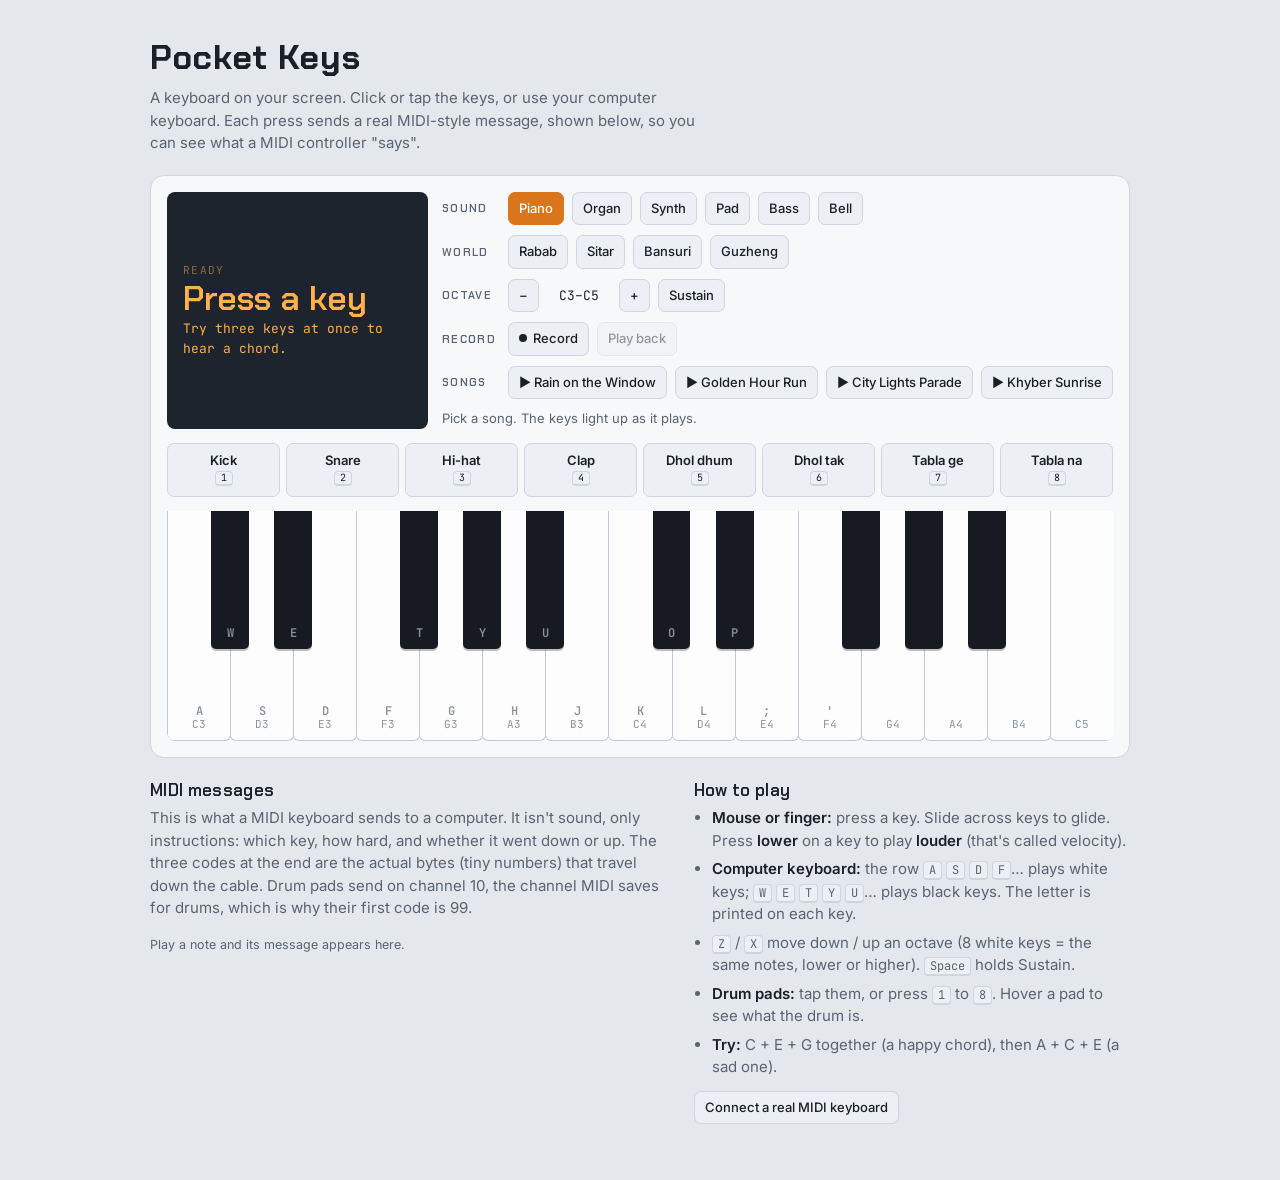
<file: pocket-keys/index.html>
<!doctype html>
<html lang="en">
<head>
  <meta charset="utf-8">
  <meta name="viewport" content="width=device-width, initial-scale=1, viewport-fit=cover">
  <title>Pocket Keys</title>
  <link rel="preconnect" href="https://fonts.googleapis.com">
  <link rel="stylesheet" href="https://fonts.googleapis.com/css2?family=Chakra+Petch:wght@500;600;700&family=Inter:wght@400;500;600&family=JetBrains+Mono:wght@400;600&display=swap">
  <link rel="stylesheet" href="style.css">
</head>
<body>
<div class="wrap">
  <header>
    <h1>Pocket Keys</h1>
    <p>A keyboard on your screen. Click or tap the keys, or use your computer keyboard. Each press sends a real MIDI-style message, shown below, so you can see what a MIDI controller "says".</p>
  </header>

  <section class="panel" aria-label="Instrument">
    <div class="top">
      <div class="screen" aria-live="polite">
        <span class="lbl" id="scrLbl">Ready</span>
        <span class="big" id="scrBig">Press a key</span>
        <span class="sub" id="scrSub">Try three keys at once to hear a chord.</span>
      </div>
      <div class="controls">
        <div class="row" role="group" aria-label="Sound">
          <span class="ctl-label">Sound</span>
          <div class="row" id="sounds"></div>
        </div>
        <div class="row" role="group" aria-label="World sounds">
          <span class="ctl-label">World</span>
          <div class="row" id="worldSounds"></div>
        </div>
        <div class="row">
          <span class="ctl-label">Octave</span>
          <button id="octDown" aria-label="Lower octave">−</button>
          <span class="oct" id="octLbl">C3–C5</span>
          <button id="octUp" aria-label="Higher octave">+</button>
          <button id="sustainBtn" aria-pressed="false" title="Keeps notes ringing after you let go, like a piano's foot pedal">Sustain</button>
        </div>
        <div class="row">
          <span class="ctl-label">Record</span>
          <button id="recBtn" aria-pressed="false"><span class="rec-dot"></span>Record</button>
          <button id="playBtn" disabled>Play back</button>
        </div>
        <div class="row">
          <span class="ctl-label">Songs</span>
          <div class="row" id="songs"></div>
        </div>
        <div class="status" id="songStatus" style="margin-top:0">Pick a song. The keys light up as it plays.</div>
      </div>
    </div>
    <div class="pads" id="pads" role="group" aria-label="Drum pads"></div>
    <div class="keyboard" id="kb" aria-label="Piano keys"></div>
  </section>

  <div class="below">
    <section class="card">
      <h2>MIDI messages</h2>
      <p>This is what a MIDI keyboard sends to a computer. It isn't sound, only instructions: which key, how hard, and whether it went down or up. The three codes at the end are the actual bytes (tiny numbers) that travel down the cable. Drum pads send on channel 10, the channel MIDI saves for drums, which is why their first code is 99.</p>
      <ul class="log" id="log"><li class="empty">Play a note and its message appears here.</li></ul>
    </section>
    <section class="card">
      <h2>How to play</h2>
      <ul class="help">
        <li><strong>Mouse or finger:</strong> press a key. Slide across keys to glide. Press <strong>lower</strong> on a key to play <strong>louder</strong> (that's called velocity).</li>
        <li><strong>Computer keyboard:</strong> the row <kbd>A</kbd> <kbd>S</kbd> <kbd>D</kbd> <kbd>F</kbd>… plays white keys; <kbd>W</kbd> <kbd>E</kbd> <kbd>T</kbd> <kbd>Y</kbd> <kbd>U</kbd>… plays black keys. The letter is printed on each key.</li>
        <li><kbd>Z</kbd> / <kbd>X</kbd> move down / up an octave (8 white keys = the same notes, lower or higher). <kbd>Space</kbd> holds Sustain.</li>
        <li><strong>Drum pads:</strong> tap them, or press <kbd>1</kbd> to <kbd>8</kbd>. Hover a pad to see what the drum is.</li>
        <li><strong>Try:</strong> C + E + G together (a happy chord), then A + C + E (a sad one).</li>
      </ul>
      <button id="midiBtn" style="margin-top:12px">Connect a real MIDI keyboard</button>
      <div class="status" id="midiStatus"></div>
    </section>
  </div>
</div>

<script src="app.js"></script>
</body>
</html>
</file>
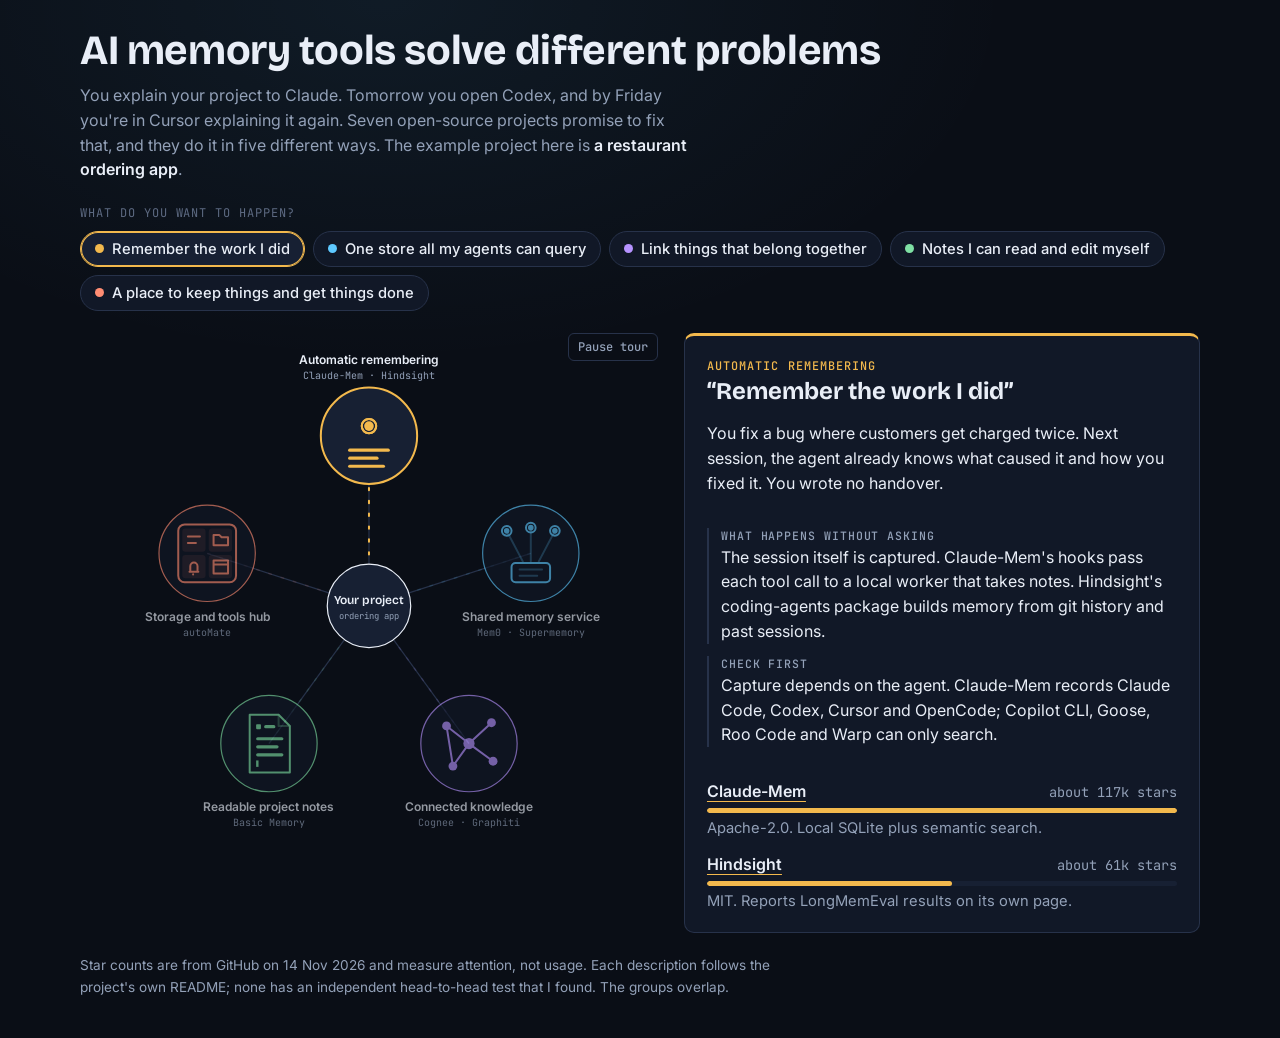
<file: ai-memory-map.html>
<!doctype html><html><head><meta charset="utf-8"><meta name="viewport" content="width=device-width,initial-scale=1"><style>body{margin:0;font:14px system-ui}</style></head><body><title>AI Memory Map</title>
<meta name="claude:viewport-fit-sides" content="cover">
<link rel="stylesheet" href="https://fonts.googleapis.com/css2?family=Bricolage+Grotesque:opsz,wght@12..96,500;12..96,700&family=Inter:wght@400;500;600&family=JetBrains+Mono:wght@400;500&display=swap">
<style>
/* Layout: one project in the middle, five kinds of memory around it; pick a want, the map and the panel answer together. Single dark look by request. */
:root{
  color-scheme: dark;
  --bg:#0a0e16; --surface:#111827; --raise:#172033; --line:#27324a;
  --fg:#e9eef7; --mut:#93a1b8; --dim:#5d6a82;
  --capture:#f3b94d; --service:#5ec9ff; --graph:#b693ff; --notes:#7fe0a4; --hub:#ff8d73;
  --display:"Bricolage Grotesque","Segoe UI",system-ui,sans-serif;
  --body:"Inter","Segoe UI",system-ui,sans-serif;
  --mono:"JetBrains Mono",ui-monospace,"DejaVu Sans Mono",monospace;
}
*{box-sizing:border-box}
body{background:var(--bg);color:var(--fg);font-family:var(--body);font-size:16px;line-height:1.55;
  padding-left:max(16px,env(safe-area-inset-left,0px));padding-right:max(16px,env(safe-area-inset-right,0px));padding-block:28px 40px;
  background-image:radial-gradient(ellipse 70% 50% at 30% 0%,rgba(94,201,255,.07),transparent 70%)}
.wrap{max-width:1120px;margin:0 auto;display:flex;flex-direction:column;gap:22px}
h1{font-family:var(--display);font-weight:700;font-size:clamp(1.7rem,4.2vw,2.6rem);line-height:1.08;margin:0;text-wrap:balance;letter-spacing:-.01em}
.lede{color:var(--mut);max-width:62ch;margin:10px 0 0}
.lede b{color:var(--fg);font-weight:600}
.ask{font-family:var(--mono);font-size:.75rem;letter-spacing:.08em;text-transform:uppercase;color:var(--dim);margin:0 0 8px}
.chips{display:flex;flex-wrap:wrap;gap:8px}
.chip{font:500 .92rem var(--body);color:var(--fg);background:var(--surface);border:1px solid var(--line);border-radius:999px;padding:8px 14px;cursor:pointer;display:inline-flex;align-items:center;gap:8px;transition:background .2s,border-color .2s}
.chip i{width:9px;height:9px;border-radius:50%;background:var(--c);flex:none}
.chip:hover{border-color:var(--c)}
.chip[aria-pressed="true"]{background:var(--raise);border-color:var(--c);box-shadow:0 0 0 1px var(--c) inset}
:focus-visible{outline:2px solid var(--fg);outline-offset:3px}
.grid{display:grid;grid-template-columns:minmax(0,1.12fr) minmax(0,1fr);gap:26px;align-items:start}
@media (max-width:860px){.grid{grid-template-columns:minmax(0,1fr)}}
.map{margin:0;position:relative}
.map svg{display:block;width:100%;height:auto;max-width:100%}
.play{position:absolute;right:0;top:0;font:500 .75rem var(--mono);color:var(--mut);background:transparent;border:1px solid var(--line);border-radius:6px;padding:5px 9px;cursor:pointer}
.play:hover{color:var(--fg);border-color:var(--mut)}

/* map */
.spoke{stroke:var(--line);stroke-width:1.5;fill:none}
.flow{stroke:var(--c);stroke-width:2;fill:none;stroke-dasharray:3 13;stroke-linecap:round;opacity:.35;animation:flow 2.2s linear infinite}
.node{cursor:pointer;transition:opacity .35s}
.node .disc{fill:var(--surface);stroke:var(--c);stroke-width:1.5}
.node .halo{fill:none;stroke:var(--c);stroke-width:1;opacity:0}
.node .nm{font:600 15px var(--body);fill:var(--fg);text-anchor:middle}
.node .tl{font:400 12.5px var(--mono);fill:var(--mut);text-anchor:middle}
.g *{vector-effect:non-scaling-stroke}
@media (max-width:560px){.node .nm{font-size:19px}.node .tl{font-size:15px}.core .c1{font-size:17px}.core .c2{font-size:13px}}
.s{stroke:var(--c);fill:none;stroke-width:2;stroke-linecap:round;stroke-linejoin:round}
.f{fill:var(--c)}
.faint{opacity:.35}
.dimmed .node:not(.on){opacity:.62}
.dimmed .flow:not(.on){opacity:.12}
.flow.on{opacity:1;stroke-width:2.5;animation-duration:1.1s}
.node.on .disc{fill:var(--raise);stroke-width:2.5}
.node.on .halo{opacity:.5;animation:halo 2.4s ease-out infinite}
.core .disc{fill:var(--raise);stroke:var(--fg);stroke-width:1.5}
.core text{text-anchor:middle;fill:var(--fg)}
.core .c1{font:600 15px var(--display)}
.core .c2{font:400 11px var(--mono);fill:var(--mut)}
.anim{transform-box:fill-box;transform-origin:center}
.left{transform-box:fill-box;transform-origin:left center}

@keyframes flow{to{stroke-dashoffset:-32}}
@keyframes halo{0%{transform:scale(1);opacity:.55}100%{transform:scale(1.28);opacity:0}}
@keyframes ring{0%{transform:scale(.5);opacity:.9}100%{transform:scale(2.3);opacity:0}}
@keyframes write{0%,8%{transform:scaleX(0)}40%,88%{transform:scaleX(1)}100%{transform:scaleX(0)}}
@keyframes blink{0%,49%{opacity:1}50%,100%{opacity:.15}}
@keyframes send{0%{transform:translate(0,0);opacity:0}15%{opacity:1}85%{opacity:1}100%{transform:translate(var(--dx),var(--dy));opacity:0}}
@keyframes draw{0%,5%{stroke-dashoffset:1}40%,85%{stroke-dashoffset:0}100%{stroke-dashoffset:1}}
@keyframes pop{0%,10%{transform:scale(.4);opacity:.3}35%,85%{transform:scale(1);opacity:1}100%{transform:scale(.4);opacity:.3}}
@keyframes cell{0%,18%{fill-opacity:.85}25%,100%{fill-opacity:.12}}
.ring{animation:ring 2.4s ease-out infinite}
.wr{animation:write 4s ease-in-out infinite}
.bl{animation:blink 1.1s steps(1) infinite}
.pk{animation:send 1.8s ease-in-out infinite}
.ed{stroke-dasharray:1;animation:draw 4.5s ease-in-out infinite}
.pp{animation:pop 4.5s ease-in-out infinite}
.cl{fill:var(--c);fill-opacity:.12;animation:cell 4s linear infinite}

/* panel */
.panel{background:var(--surface);border:1px solid var(--line);border-top:3px solid var(--c);border-radius:10px;padding:22px 22px 20px;display:flex;flex-direction:column;gap:16px;min-width:0}
.eyebrow{font:500 .74rem var(--mono);letter-spacing:.09em;text-transform:uppercase;color:var(--c);margin:0}
.panel h2{font-family:var(--display);font-weight:700;font-size:1.5rem;line-height:1.15;margin:4px 0 0;text-wrap:balance}
.panel p{margin:0}
.scene{color:var(--fg)}
.kv{display:grid;grid-template-columns:minmax(0,1fr);gap:12px}
.kv div{border-left:2px solid var(--line);padding-left:12px}
.kv dt{font:500 .72rem var(--mono);letter-spacing:.08em;text-transform:uppercase;color:var(--mut);margin-bottom:2px}
.kv dd{margin:0;color:var(--fg)}
.tools{list-style:none;margin:0;padding:0;display:flex;flex-direction:column;gap:12px}
.tools li{display:grid;grid-template-columns:minmax(0,1fr) auto;gap:4px 12px;align-items:baseline}
.tools a{color:var(--fg);font-weight:600;text-decoration:underline;text-decoration-color:var(--c);text-underline-offset:4px}
.tools a:hover{color:var(--c)}
.tools .n{font:400 .85rem var(--mono);color:var(--mut);font-variant-numeric:tabular-nums}
.tools .bar{grid-column:1/-1;height:5px;background:var(--raise);border-radius:3px;overflow:hidden}
.tools .bar b{display:block;height:100%;background:var(--c);border-radius:3px;transition:width .6s ease}
.tools .d{grid-column:1/-1;color:var(--mut);font-size:.92rem}
.note{color:var(--mut);font-size:.85rem;max-width:80ch;margin:0}
.note a{color:var(--mut)}
@media (prefers-reduced-motion:reduce){.flow,.ring,.wr,.bl,.pk,.ed,.pp,.cl,.node.on .halo{animation:none}.ed{stroke-dashoffset:0}.cl{fill-opacity:.4}.tools .bar b{transition:none}}
</style>

<main class="wrap">
  <header>
    <h1>AI memory tools solve different problems</h1>
    <p class="lede">You explain your project to Claude. Tomorrow you open Codex, and by Friday you're in Cursor explaining it again. Seven open-source projects promise to fix that, and they do it in five different ways. The example project here is <b>a restaurant ordering app</b>.</p>
  </header>

  <div>
    <p class="ask" id="asklabel">What do you want to happen?</p>
    <div class="chips" id="chips" role="group" aria-labelledby="asklabel"></div>
  </div>

  <div class="grid">
    <figure class="map">
      <button class="play" id="play" type="button" aria-pressed="true">Pause tour</button>
      <svg id="svg" viewBox="0 0 720 660" role="img" aria-label="Map with your project in the middle and five kinds of AI memory around it"></svg>
    </figure>
    <section class="panel" id="panel" aria-live="polite"></section>
  </div>

  <p class="note">Star counts are from GitHub on 14 Nov 2026 and measure attention, not usage. Each description follows the project's own README; none has an independent head-to-head test that I found. The groups overlap.</p>
</main>

<script>
(function(){
var MAX=117000;
var CATS=[
 {id:"capture",color:"--capture",want:"Remember the work I did",name:"Automatic remembering",tl:"Claude-Mem · Hindsight",
  scene:"You fix a bug where customers get charged twice. Next session, the agent already knows what caused it and how you fixed it. You wrote no handover.",
  auto:"The session itself is captured. Claude-Mem's hooks pass each tool call to a local worker that takes notes. Hindsight's coding-agents package builds memory from git history and past sessions.",
  check:"Capture depends on the agent. Claude-Mem records Claude Code, Codex, Cursor and OpenCode; Copilot CLI, Goose, Roo Code and Warp can only search.",
  tools:[{n:"Claude-Mem",s:116979,u:"https://github.com/thedotmack/claude-mem",d:"Apache-2.0. Local SQLite plus semantic search."},
         {n:"Hindsight",s:60993,u:"https://github.com/vectorize-io/hindsight",d:"MIT. Reports LongMemEval results on its own page."}],
  glyph:'<circle class="s anim ring" cx="0" cy="-12" r="9"/><circle class="s anim ring" style="animation-delay:1.2s" cx="0" cy="-12" r="9"/><circle class="f bl" cx="0" cy="-12" r="6"/>'+
        '<rect class="f left wr" x="-26" y="16" width="52" height="4" rx="2"/><rect class="f left wr" style="animation-delay:.5s" x="-26" y="26" width="38" height="4" rx="2"/><rect class="f left wr" style="animation-delay:1s" x="-26" y="36" width="46" height="4" rx="2"/>'},
 {id:"service",color:"--service",want:"One store all my agents can query",name:"Shared memory service",tl:"Mem0 · Supermemory",
  scene:"Claude, Codex and Cursor should all retrieve the same project facts: prices include VAT, orders need confirmation, payments use Stripe.",
  auto:"It depends on the plugin. Mem0's basic usage is an explicit memory.add call from your code. Supermemory says it runs in the background once a plugin is installed.",
  check:"Look at the plugin for each agent you use. Supermemory links separate ones for Claude Code, Cursor, Codex and OpenCode.",
  tools:[{n:"Mem0",s:68952,u:"https://github.com/mem0ai/mem0",d:"Apache-2.0. Self-hosted server or cloud."},
         {n:"Supermemory",s:31616,u:"https://github.com/supermemoryai/supermemory",d:"MIT. Cloud, or run it locally."}],
  glyph:'<path class="s faint" d="M-30-28L-10 10M0-32L0 10M30-28L10 10"/><circle class="s" cx="-30" cy="-28" r="6"/><circle class="s" cx="0" cy="-32" r="6"/><circle class="s" cx="30" cy="-28" r="6"/>'+
        '<rect class="s" x="-24" y="12" width="48" height="24" rx="5"/><path class="s faint" d="M-14 20H14M-14 28H8"/>'+
        '<circle class="f pk" style="--dx:20px;--dy:38px" cx="-30" cy="-28" r="3.5"/><circle class="f pk" style="--dx:0px;--dy:42px;animation-delay:.6s" cx="0" cy="-32" r="3.5"/><circle class="f pk" style="--dx:-20px;--dy:38px;animation-delay:1.2s" cx="30" cy="-28" r="3.5"/>'},
 {id:"graph",color:"--graph",want:"Link things that belong together",name:"Connected knowledge",tl:"Cognee · Graphiti",
  scene:"Your information is spread across menus, supplier documents, code and conversations. You want to connect an ingredient to its supplier, the dishes that use it, and the reason for a substitution.",
  auto:"A pipeline builds the graph from what you feed it, so relationships can be followed as well as text being found.",
  check:"Graphiti needs a graph database you supply, and its reference MCP server has no authentication.",
  tools:[{n:"Cognee",s:33307,u:"https://github.com/topoteretes/cognee",d:"Apache-2.0. A graph you host, with vector search."},
         {n:"Graphiti",s:32805,u:"https://github.com/getzep/graphiti",d:"Apache-2.0. Works on Neo4j, FalkorDB or Neptune."}],
  glyph:'<path class="s ed" pathLength="1" d="M-28-22L0 0"/><path class="s ed" pathLength="1" style="animation-delay:.35s" d="M0 0L28-26"/><path class="s ed" pathLength="1" style="animation-delay:.7s" d="M0 0L30 22"/><path class="s ed" pathLength="1" style="animation-delay:1.05s" d="M0 0L-20 28"/><path class="s ed" pathLength="1" style="animation-delay:1.4s" d="M-28-22L-20 28"/>'+
        '<circle class="f" cx="0" cy="0" r="7"/><circle class="f anim pp" cx="-28" cy="-22" r="5.5"/><circle class="f anim pp" style="animation-delay:.35s" cx="28" cy="-26" r="5.5"/><circle class="f anim pp" style="animation-delay:.7s" cx="30" cy="22" r="5.5"/><circle class="f anim pp" style="animation-delay:1.05s" cx="-20" cy="28" r="5.5"/>'},
 {id:"notes",color:"--notes",want:"Notes I can read and edit myself",name:"Readable project notes",tl:"Basic Memory",
  scene:"Architecture decisions and operating rules live as Markdown files. You can open them, fix them, and different assistants read the same notes.",
  auto:"Nothing is hidden. What the assistant wrote is a file on your disk, with a SQLite index next to it.",
  check:"The license is AGPL-3.0, which matters if you build it into a product.",
  tools:[{n:"Basic Memory",s:4571,u:"https://github.com/basicmachines-co/basic-memory",d:"AGPL-3.0. Markdown files plus a SQLite index."}],
  glyph:'<path class="s" d="M-24-36H12L26-22V36H-24Z"/><path class="s faint" d="M12-36V-22H26"/><rect class="f" x="-16" y="-24" width="6" height="6" rx="1"/><rect class="f left wr" x="-6" y="-23" width="14" height="4" rx="2"/>'+
        '<rect class="f left wr" style="animation-delay:.4s" x="-16" y="-8" width="34" height="4" rx="2"/><rect class="f left wr" style="animation-delay:.8s" x="-16" y="2" width="28" height="4" rx="2"/><rect class="f left wr" style="animation-delay:1.2s" x="-16" y="12" width="34" height="4" rx="2"/><rect class="f bl" x="-16" y="21" width="3" height="8"/>'},
 {id:"hub",color:"--hub",want:"A place to keep things and get things done",name:"Storage and tools hub",tl:"autoMate",
  scene:"Now the assistant should store the menu, remember opening hours, save supplier files, set reminders and operate a browser.",
  auto:"A client has to choose to save something. The README describes notes, a file vault, reminders and executors behind one local MCP server, and no automatic session capture.",
  check:"Neither the README nor docs/channels.md mentions Codex. One Bearer token covers the notes and shell.exec, so guard it like a password.",
  tools:[{n:"autoMate",s:4009,u:"https://github.com/yuruotong1/autoMate",d:"MIT. Last pushed 18 Sep 2026."}],
  glyph:'<rect class="s" x="-36" y="-36" width="72" height="72" rx="8"/>'+
        '<rect class="cl" x="-31" y="-31" width="29" height="29" rx="4"/><rect class="cl" style="animation-delay:1s" x="2" y="-31" width="29" height="29" rx="4"/><rect class="cl" style="animation-delay:2s" x="-31" y="2" width="29" height="29" rx="4"/><rect class="cl" style="animation-delay:3s" x="2" y="2" width="29" height="29" rx="4"/>'+
        '<path class="s" d="M-24-21H-9M-24-13H-14"/><path class="s" d="M8-23H15L18-20H26V-10H8Z"/><path class="s" d="M-22 23H-11M-21 22V16A4.5 4.5 0 0 1-12 16V22M-17.500 26V26.500"/><path class="s" d="M8 9H26V25H8ZM8 14H26"/>'}
];
var CX=360,CY=340,R=212,NR=60;
var svg=document.getElementById("svg"),chips=document.getElementById("chips"),panel=document.getElementById("panel"),play=document.getElementById("play");
function esc(s){return String(s).replace(/[&<>"]/g,function(c){return{"&":"&amp;","<":"&lt;",">":"&gt;",'"':"&quot;"}[c]})}
var h="";
CATS.forEach(function(c,i){
  var a=(-90+i*72)*Math.PI/180;c.x=CX+R*Math.cos(a);c.y=CY+R*Math.sin(a);
  h+='<path class="spoke" d="M'+CX+' '+CY+'L'+c.x.toFixed(1)+' '+c.y.toFixed(1)+'"/><path class="flow" data-i="'+i+'" style="--c:var('+c.color+')" d="M'+CX+' '+CY+'L'+c.x.toFixed(1)+' '+c.y.toFixed(1)+'"/>';
});
CATS.forEach(function(c,i){
  h+='<g class="node" data-i="'+i+'" tabindex="0" role="button" aria-label="'+esc(c.name+": "+c.tl)+'" style="--c:var('+c.color+')" transform="translate('+c.x.toFixed(1)+' '+c.y.toFixed(1)+')">'+
     '<circle class="halo anim" r="'+NR+'"/><circle class="disc" r="'+NR+'"/><g class="g">'+c.glyph+'</g>'+
     '<text class="nm" y="'+(i===0?-(NR+30):NR+24)+'">'+esc(c.name)+'</text><text class="tl" y="'+(i===0?-(NR+11):NR+43)+'">'+esc(c.tl)+'</text></g>';
});
h+='<g class="core" transform="translate('+CX+' '+CY+')"><circle class="disc" r="52"/><text class="c1" y="-2">Your project</text><text class="c2" y="16">ordering app</text></g>';
svg.innerHTML=h;
CATS.forEach(function(c,i){
  var b=document.createElement("button");b.type="button";b.className="chip";b.id="chip-"+c.id;b.style.setProperty("--c","var("+c.color+")");
  b.setAttribute("aria-pressed","false");b.innerHTML="<i></i>"+esc(c.want);
  b.addEventListener("click",function(){stop();select(i)});chips.appendChild(b);
});
var cur=-1,timer=null;
function select(i){
  cur=i;var c=CATS[i];
  svg.classList.add("dimmed");
  svg.querySelectorAll(".node,.flow").forEach(function(n){n.classList.toggle("on",+n.getAttribute("data-i")===i)});
  chips.querySelectorAll(".chip").forEach(function(b,k){b.setAttribute("aria-pressed",k===i?"true":"false")});
  panel.style.setProperty("--c","var("+c.color+")");
  panel.innerHTML='<div><p class="eyebrow">'+esc(c.name)+'</p><h2>“'+esc(c.want)+'”</h2></div>'+
    '<p class="scene">'+esc(c.scene)+'</p>'+
    '<dl class="kv"><div><dt>What happens without asking</dt><dd>'+esc(c.auto)+'</dd></div><div><dt>Check first</dt><dd>'+esc(c.check)+'</dd></div></dl>'+
    '<ul class="tools">'+c.tools.map(function(t){return '<li><a href="'+t.u+'" target="_blank" rel="noopener">'+esc(t.n)+'</a><span class="n">'+(t.s>=10000?"about "+Math.round(t.s/1000)+"k":"about "+(t.s/1000).toFixed(1)+"k")+' stars</span><span class="bar"><b style="width:'+Math.max(2,t.s/MAX*100).toFixed(1)+'%"></b></span><span class="d">'+esc(t.d)+'</span></li>'}).join("")+'</ul>';
}
function stop(){if(timer){clearInterval(timer);timer=null}play.textContent="Play tour";play.setAttribute("aria-pressed","false")}
function start(){stop();timer=setInterval(function(){select((cur+1)%CATS.length)},5200);play.textContent="Pause tour";play.setAttribute("aria-pressed","true")}
play.addEventListener("click",function(){timer?stop():start()});
svg.querySelectorAll(".node").forEach(function(n){
  var i=+n.getAttribute("data-i");
  n.addEventListener("click",function(){stop();select(i)});
  n.addEventListener("keydown",function(e){if(e.key==="Enter"||e.key===" "){e.preventDefault();stop();select(i)}});
});
select(0);
if(window.matchMedia&&window.matchMedia("(prefers-reduced-motion: reduce)").matches){stop()}else{start()}
})();
</script>
</body></html>
</file>
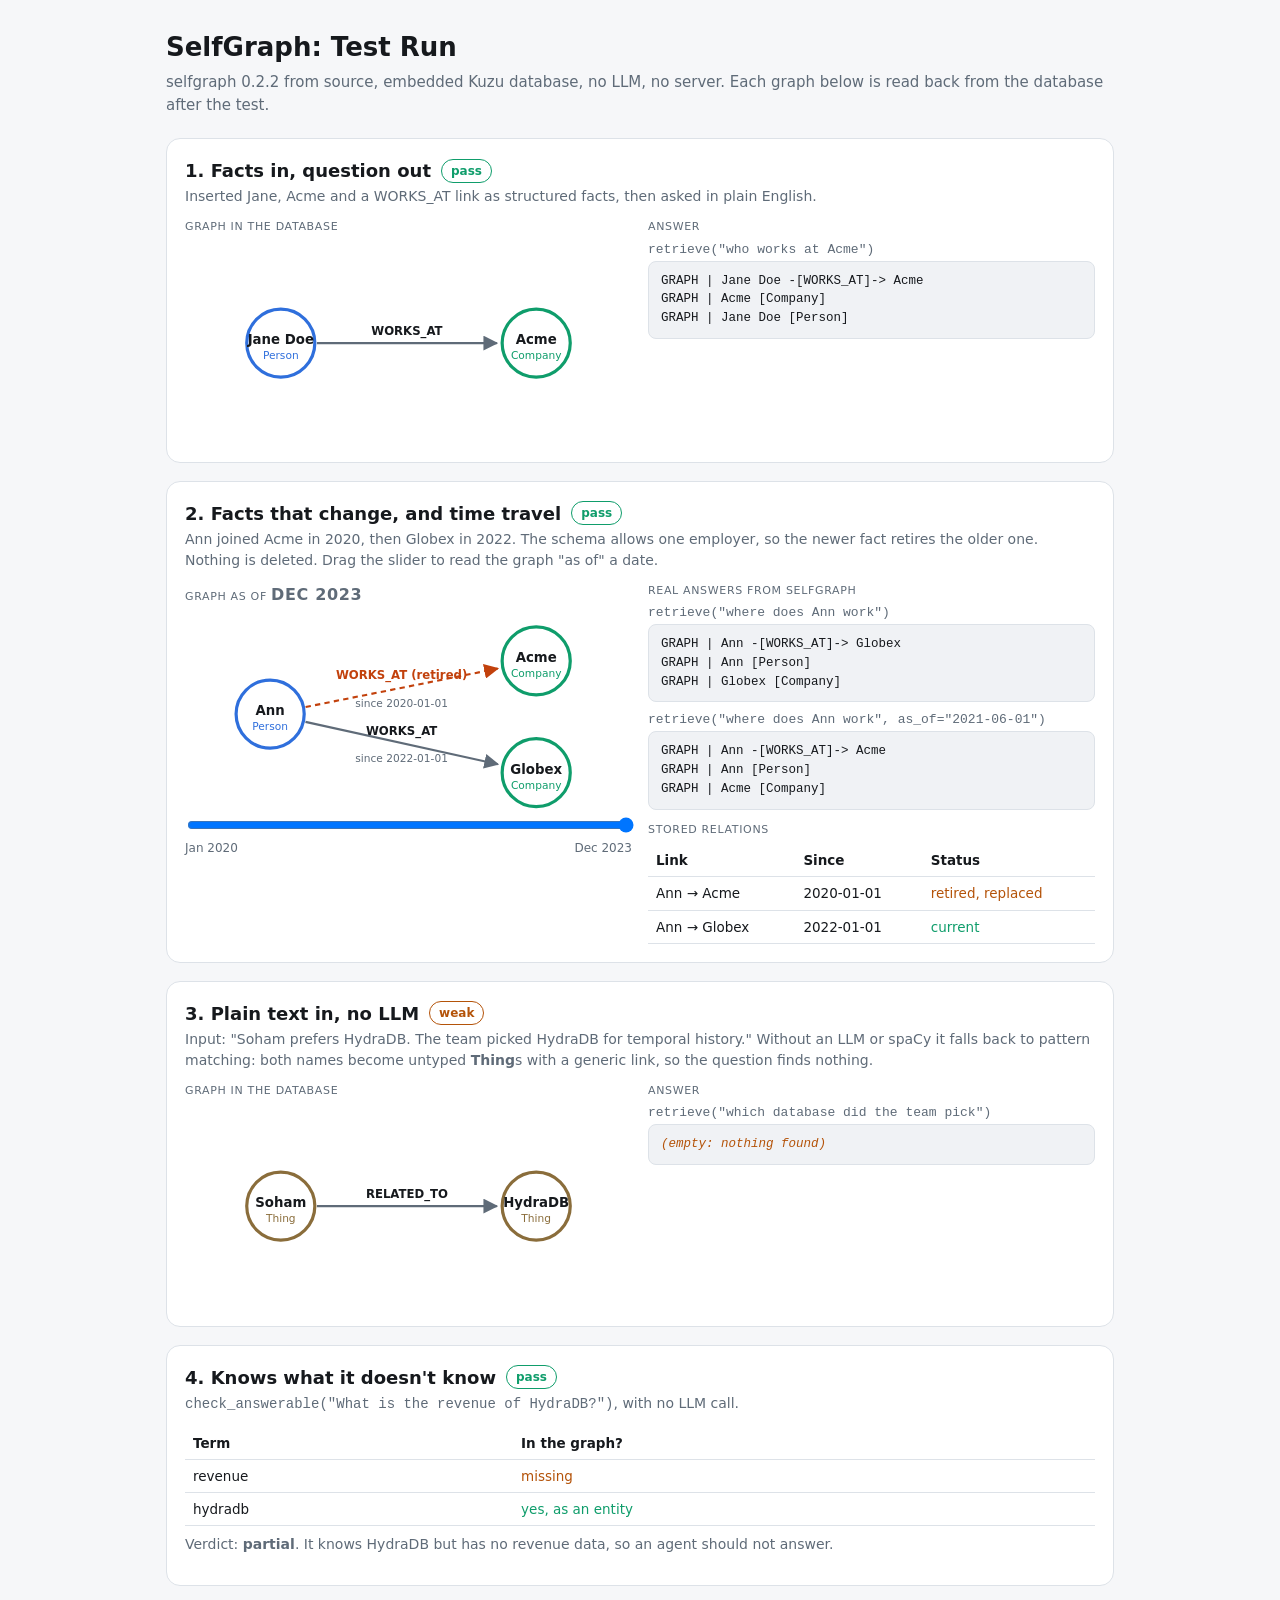
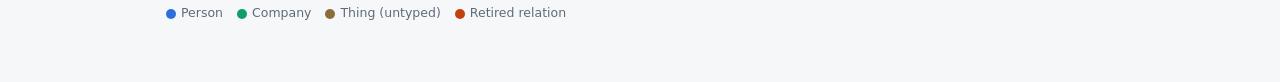
<file: selfgraph-test.html>
<!doctype html><html lang="en"><head><meta charset="utf-8"><meta name="viewport" content="width=device-width,initial-scale=1">
<title>SelfGraph Test Run</title>
<style>
:root{--bg:#f6f7f9;--card:#fff;--fg:#16191d;--mut:#5f6b78;--line:#dde2e8;--person:#2f6fdc;--company:#0f9d6b;--thing:#8a6d3b;--retired:#c2410c;--ok:#0f9d6b;--warn:#b45309;--code:#f0f2f5}
@media (prefers-color-scheme:dark){:root:not([data-theme="light"]){--bg:#0e1116;--card:#161b22;--fg:#e6edf3;--mut:#9aa6b2;--line:#2d333b;--person:#6ea3ff;--company:#3fcf96;--thing:#d4a85a;--retired:#fb923c;--ok:#3fcf96;--warn:#f5b041;--code:#0d1117}}
:root[data-theme="dark"]{--bg:#0e1116;--card:#161b22;--fg:#e6edf3;--mut:#9aa6b2;--line:#2d333b;--person:#6ea3ff;--company:#3fcf96;--thing:#d4a85a;--retired:#fb923c;--ok:#3fcf96;--warn:#f5b041;--code:#0d1117}
*{box-sizing:border-box}body{margin:0;background:var(--bg);color:var(--fg);font:15px/1.5 system-ui,-apple-system,"Segoe UI",sans-serif}
main{max-width:980px;margin:0 auto;padding:28px 16px 60px}
h1{font-size:26px;margin:0 0 4px}.lede{color:var(--mut);margin:0 0 22px}
.card{background:var(--card);border:1px solid var(--line);border-radius:14px;padding:18px;margin-bottom:18px}
.card h2{font-size:18px;margin:0 0 2px;display:flex;align-items:center;gap:10px;flex-wrap:wrap}
.pill{font-size:12px;font-weight:600;padding:2px 9px;border-radius:99px;border:1px solid currentColor}
.ok{color:var(--ok)}.warn{color:var(--warn)}
.sub{color:var(--mut);margin:0 0 12px;font-size:14px}
.grid{display:grid;grid-template-columns:1fr 1fr;gap:16px}@media(max-width:720px){.grid{grid-template-columns:1fr}}
svg{width:100%;height:auto;display:block}
.label{font-size:11px;color:var(--mut);text-transform:uppercase;letter-spacing:.06em;margin:0 0 6px}
pre{background:var(--code);border:1px solid var(--line);border-radius:8px;padding:10px 12px;margin:0 0 10px;font:12.5px/1.5 ui-monospace,SFMono-Regular,Menlo,monospace;white-space:pre-wrap;word-break:break-word}
.q{font:13px ui-monospace,Menlo,monospace;color:var(--mut);margin:0 0 4px}
.empty{color:var(--warn);font-style:italic}
input[type=range]{width:100%}
.slider{display:flex;justify-content:space-between;font-size:12px;color:var(--mut)}
.asof{font-weight:700;font-size:16px}
.legend{display:flex;gap:14px;flex-wrap:wrap;font-size:12.5px;color:var(--mut);margin-top:6px}
.legend i{display:inline-block;width:10px;height:10px;border-radius:50%;margin-right:5px;vertical-align:middle}
table{border-collapse:collapse;width:100%;font-size:13.5px}td,th{border-bottom:1px solid var(--line);padding:6px 8px;text-align:left}
</style></head><body><main>
<h1>SelfGraph: Test Run</h1>
<p class="lede">selfgraph 0.2.2 from source, embedded Kuzu database, no LLM, no server. Each graph below is read back from the database after the test.</p>
<div id="app"></div>
<div class="legend"><span><i style="background:var(--person)"></i>Person</span><span><i style="background:var(--company)"></i>Company</span><span><i style="background:var(--thing)"></i>Thing (untyped)</span><span><i style="background:var(--retired)"></i>Retired relation</span></div>
</main>
<script>
const D=[{"store": "q.kuzu", "entities": [{"id": "company:acme", "type": "Company", "name": "Acme"}, {"id": "person:jane", "type": "Person", "name": "Jane Doe"}], "relations": [{"id": "relation:ec6ca7724d4851341629a9b9", "from": "person:jane", "to": "company:acme", "type": "WORKS_AT", "current": true, "event_time": null, "invalidated_by": null}], "queries": [{"q": "who works at Acme", "context": "GRAPH | Jane Doe -[WORKS_AT]-> Acme\nGRAPH | Acme [Company]\nGRAPH | Jane Doe [Person]"}], "answerable": null}, {"store": "t.kuzu", "entities": [{"id": "company:acme", "type": "Company", "name": "Acme"}, {"id": "company:globex", "type": "Company", "name": "Globex"}, {"id": "person:ann", "type": "Person", "name": "Ann"}], "relations": [{"id": "relation:a4b698967fceb2c72cc81f83", "from": "person:ann", "to": "company:acme", "type": "WORKS_AT", "current": false, "event_time": "2020-01-01 00:00:00+00:00", "invalidated_by": "relation:e67c4dd3e99c5d9097f4be29"}, {"id": "relation:e67c4dd3e99c5d9097f4be29", "from": "person:ann", "to": "company:globex", "type": "WORKS_AT", "current": true, "event_time": "2022-01-01 00:00:00+00:00", "invalidated_by": null}], "queries": [{"q": "where does Ann work", "context": "GRAPH | Ann -[WORKS_AT]-> Globex\nGRAPH | Ann [Person]\nGRAPH | Globex [Company]"}, {"q": "where does Ann work", "as_of": "2021-06-01", "context": "GRAPH | Ann -[WORKS_AT]-> Acme\nGRAPH | Ann [Person]\nGRAPH | Acme [Company]"}], "answerable": null}, {"store": "x.kuzu", "entities": [{"id": "thing:hydradb", "type": "Thing", "name": "HydraDB"}, {"id": "thing:soham", "type": "Thing", "name": "Soham"}], "relations": [{"id": "relation:f99886e89c18a2269eed1b08", "from": "thing:soham", "to": "thing:hydradb", "type": "RELATED_TO", "current": true, "event_time": null, "invalidated_by": null}], "queries": [{"q": "which database did the team pick", "context": ""}], "answerable": {"q": "What is the revenue of HydraDB?", "verdict": "partial", "missing": ["revenue"], "terms": [{"term": "revenue", "status": "missing"}, {"term": "hydradb", "status": "entity"}]}}];
const col=t=>({Person:'var(--person)',Company:'var(--company)'}[t]||'var(--thing)');
function graph(ents,rels,pos,opts={}){
  const W=420,H=opts.h||190;
  let s=`<svg viewBox="0 0 ${W} ${H}" role="img"><defs>
  <marker id="a-${opts.k}" viewBox="0 0 10 10" refX="9" refY="5" markerWidth="7" markerHeight="7" orient="auto"><path d="M0,0L10,5L0,10z" fill="var(--mut)"/></marker>
  <marker id="r-${opts.k}" viewBox="0 0 10 10" refX="9" refY="5" markerWidth="7" markerHeight="7" orient="auto"><path d="M0,0L10,5L0,10z" fill="var(--retired)"/></marker></defs>`;
  for(const r of rels){const a=pos[r.from],b=pos[r.to];if(!a||!b)continue;
    const dx=b[0]-a[0],dy=b[1]-a[1],L=Math.hypot(dx,dy),ux=dx/L,uy=dy/L,R=34;
    const x1=a[0]+ux*R,y1=a[1]+uy*R,x2=b[0]-ux*(R+3),y2=b[1]-uy*(R+3);
    const live=opts.live?opts.live(r):r.current;
    s+=`<line x1="${x1}" y1="${y1}" x2="${x2}" y2="${y2}" stroke="${live?'var(--mut)':'var(--retired)'}" stroke-width="2" ${live?'':'stroke-dasharray="5 4"'} marker-end="url(#${live?'a':'r'}-${opts.k})" style="transition:all .3s"/>`;
    const mx=(x1+x2)/2,my=(y1+y2)/2-8;
    s+=`<text x="${mx}" y="${my}" text-anchor="middle" font-size="11" font-weight="600" fill="${live?'var(--fg)':'var(--retired)'}">${r.type}${live?'':' (retired)'}</text>`;
    if(r.event_time)s+=`<text x="${mx}" y="${my+26}" text-anchor="middle" font-size="10" fill="var(--mut)">since ${r.event_time.slice(0,10)}</text>`;}
  for(const e of ents){const p=pos[e.id];if(!p)continue;
    s+=`<circle cx="${p[0]}" cy="${p[1]}" r="32" fill="var(--card)" stroke="${col(e.type)}" stroke-width="3"/>
    <text x="${p[0]}" y="${p[1]+1}" text-anchor="middle" font-size="12.5" font-weight="700" fill="var(--fg)">${e.name}</text>
    <text x="${p[0]}" y="${p[1]+15}" text-anchor="middle" font-size="10" fill="${col(e.type)}">${e.type}</text>`;}
  return s+'</svg>';}
const qa=q=>`<p class="q">retrieve("${q.q}"${q.as_of?`, as_of="${q.as_of}"`:''})</p>`+(q.context?`<pre>${q.context}</pre>`:`<pre class="empty">(empty: nothing found)</pre>`);
const [t1,t2,t3]=D;
let h='';
h+=`<section class="card"><h2>1. Facts in, question out <span class="pill ok">pass</span></h2><p class="sub">Inserted Jane, Acme and a WORKS_AT link as structured facts, then asked in plain English.</p>
<div class="grid"><div><p class="label">Graph in the database</p>${graph(t1.entities,t1.relations,{'person:jane':[90,95],'company:acme':[330,95]},{k:1})}</div><div><p class="label">Answer</p>${t1.queries.map(qa).join('')}</div></div></section>`;
h+=`<section class="card"><h2>2. Facts that change, and time travel <span class="pill ok">pass</span></h2><p class="sub">Ann joined Acme in 2020, then Globex in 2022. The schema allows one employer, so the newer fact retires the older one. Nothing is deleted. Drag the slider to read the graph "as of" a date.</p>
<div class="grid"><div><p class="label">Graph as of <span class="asof" id="asofv"></span></p><div id="g2"></div>
<input type="range" id="sl" min="0" max="47" value="47"><div class="slider"><span>Jan 2020</span><span>Dec 2023</span></div></div>
<div><p class="label">Real answers from SelfGraph</p>${t2.queries.map(qa).join('')}<p class="label" style="margin-top:12px">Stored relations</p><table><tr><th>Link</th><th>Since</th><th>Status</th></tr>${t2.relations.map(r=>`<tr><td>Ann → ${r.to.split(':')[1].replace(/^./,c=>c.toUpperCase())}</td><td>${r.event_time.slice(0,10)}</td><td class="${r.current?'ok':'warn'}">${r.current?'current':'retired, replaced'}</td></tr>`).join('')}</table></div></div></section>`;
h+=`<section class="card"><h2>3. Plain text in, no LLM <span class="pill warn">weak</span></h2><p class="sub">Input: "Soham prefers HydraDB. The team picked HydraDB for temporal history." Without an LLM or spaCy it falls back to pattern matching: both names become untyped <b>Thing</b>s with a generic link, so the question finds nothing.</p>
<div class="grid"><div><p class="label">Graph in the database</p>${graph(t3.entities,t3.relations,{'thing:soham':[90,95],'thing:hydradb':[330,95]},{k:3})}</div><div><p class="label">Answer</p>${t3.queries.map(qa).join('')}</div></div></section>`;
const a=t3.answerable;
h+=`<section class="card"><h2>4. Knows what it doesn't know <span class="pill ok">pass</span></h2><p class="sub"><code>check_answerable("${a.q}")</code>, with no LLM call.</p>
<table><tr><th>Term</th><th>In the graph?</th></tr>${a.terms.map(t=>`<tr><td>${t.term}</td><td class="${t.status=='missing'?'warn':'ok'}">${t.status=='missing'?'missing':'yes, as an '+t.status}</td></tr>`).join('')}</table><p class="sub" style="margin-top:8px">Verdict: <b>${a.verdict}</b>. It knows HydraDB but has no revenue data, so an agent should not answer.</p></section>`;
document.getElementById('app').innerHTML=h;
const pos2={'person:ann':[80,95],'company:acme':[330,45],'company:globex':[330,150]};
function draw(){const m=+document.getElementById('sl').value,y=2020+Math.floor(m/12),mo=m%12+1,d=`${y}-${String(mo).padStart(2,'0')}-01`;
  document.getElementById('asofv').textContent=new Date(d).toLocaleDateString('en',{month:'short',year:'numeric'});
  const rs=t2.relations.filter(r=>r.event_time.slice(0,10)<=d);
  const newest=rs.reduce((b,r)=>!b||r.event_time>b.event_time?r:b,null);
  document.getElementById('g2').innerHTML=graph(t2.entities,rs,pos2,{k:2,live:r=>r===newest});}
document.getElementById('sl').addEventListener('input',draw);draw();
</script></body></html>
</file>
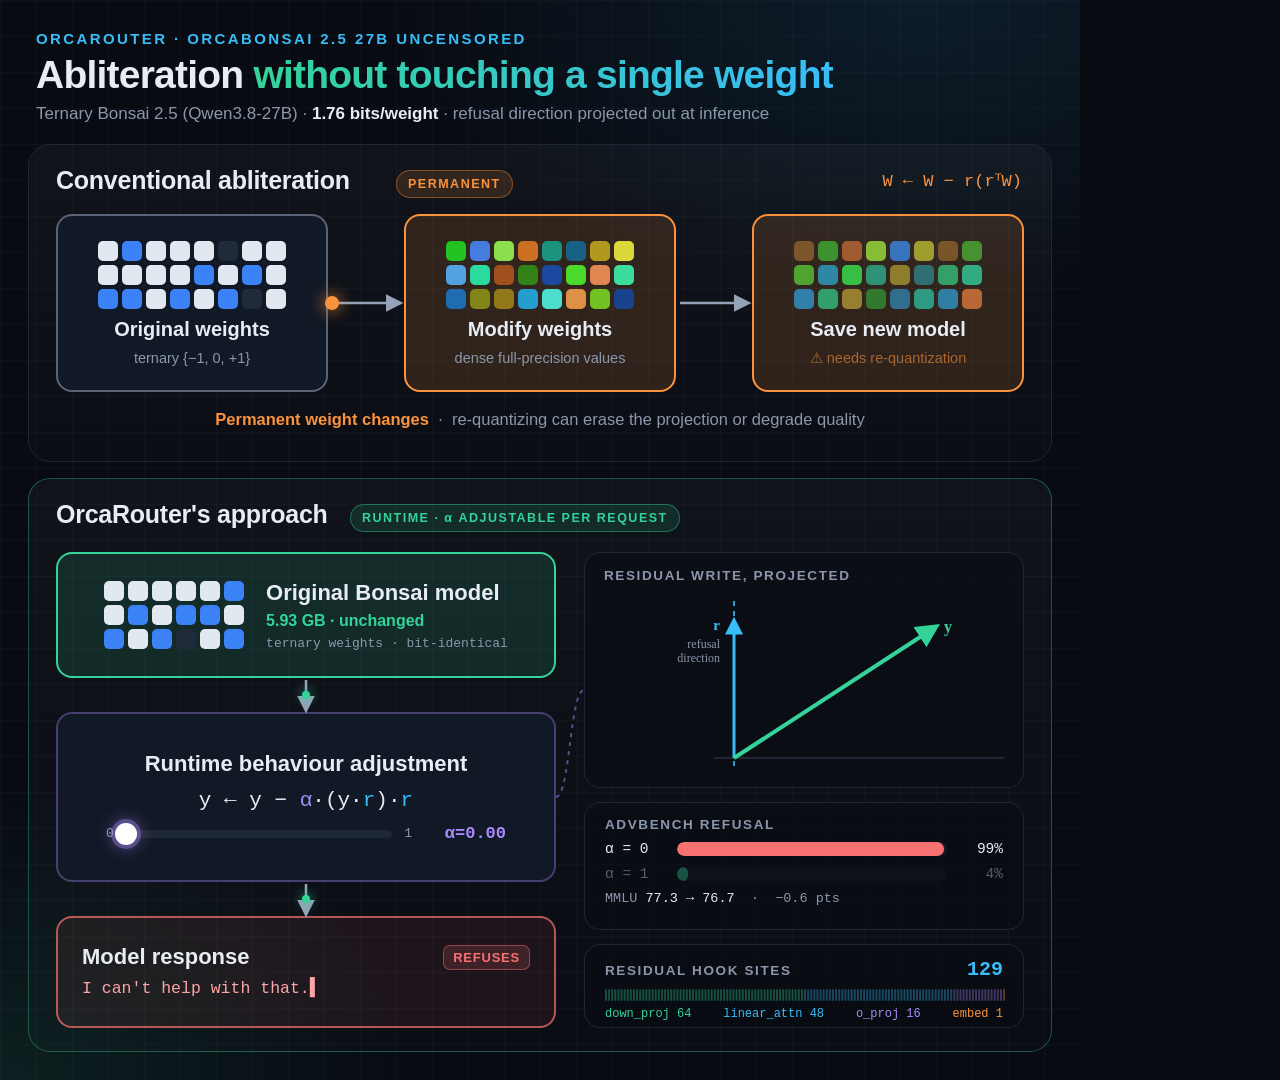
<file: assets/orcabonsai-runtime-abliteration.html>
<!doctype html>
<html><head><meta charset="utf-8">
<style>
:root{
  --bg:#080b12; --panel:#0e131d; --line:#1e2735; --text:#e8edf5; --mute:#8b97ab;
  --orange:#fb923c; --orange-d:rgba(251,146,60,.14);
  --green:#34d399; --green-d:rgba(52,211,153,.13);
  --cyan:#38bdf8; --red:#f87171; --violet:#a78bfa;
}
*{box-sizing:border-box;margin:0;padding:0}
html,body{width:1080px;height:1080px;overflow:hidden;background:var(--bg);font-family:Inter,sans-serif;color:var(--text)}
#stage{position:relative;width:1080px;height:1080px;overflow:hidden;
  background:
   radial-gradient(900px 500px at 85% 0%, rgba(56,189,248,.10), transparent 60%),
   radial-gradient(700px 500px at 0% 100%, rgba(52,211,153,.10), transparent 60%),
   var(--bg);}
#grid{position:absolute;inset:0;background-image:
  linear-gradient(rgba(255,255,255,.025) 1px,transparent 1px),
  linear-gradient(90deg,rgba(255,255,255,.025) 1px,transparent 1px);
  background-size:36px 36px;}
.abs{position:absolute}
.mono{font-family:"JetBrains Mono",monospace}
.eyebrow{left:36px;top:30px;font-size:15px;font-weight:600;letter-spacing:.16em;color:var(--cyan)}
.title{left:36px;top:54px;font-size:39px;font-weight:800;letter-spacing:-.02em;line-height:1.1}
.title em{font-style:normal;background:linear-gradient(90deg,var(--green),var(--cyan));-webkit-background-clip:text;color:transparent}
.sub{left:36px;top:104px;font-size:17px;color:var(--mute)}
.sub b{color:var(--text);font-weight:600}
.panel{border:1.5px solid var(--line);border-radius:22px;background:linear-gradient(180deg,rgba(255,255,255,.035),rgba(255,255,255,.012));}
.ptitle{font-size:25px;font-weight:800;letter-spacing:-.01em}
.pill{font-size:12.5px;font-weight:700;letter-spacing:.12em;padding:6px 11px;border-radius:999px}
.box{border-radius:16px;border:2px solid;display:flex;flex-direction:column;align-items:center;justify-content:center;gap:9px}
.blabel{font-size:20px;font-weight:700}
.bsub{font-size:14.5px;color:var(--mute)}
.cells{display:grid;gap:4px}
.cells i{display:block;width:20px;height:20px;border-radius:5px}
.chip{font-size:13px;font-weight:700;letter-spacing:.06em;padding:4px 9px;border-radius:7px}
.card{border:1.5px solid var(--line);border-radius:16px;background:rgba(8,11,18,.55)}
.ctitle{font-size:13.5px;font-weight:700;letter-spacing:.12em;color:var(--mute)}
.mrow{display:flex;align-items:center;gap:10px;font-size:14.5px}
.track{flex:1;height:14px;border-radius:7px;background:#151c28;overflow:hidden}
.fill{height:100%;border-radius:7px}
</style></head>
<body><div id="stage">
<div id="grid" class="abs"></div>

<div class="abs eyebrow">ORCAROUTER · ORCABONSAI 2.5 27B UNCENSORED</div>
<div class="abs title">Abliteration <em>without touching a single weight</em></div>
<div class="abs sub">Ternary Bonsai 2.5 (Qwen3.8-27B) · <b>1.76 bits/weight</b> · refusal direction projected out at inference</div>

<!-- ============ PANEL A ============ -->
<div class="abs panel" id="pA" style="left:28px;top:144px;width:1024px;height:318px"></div>
<div class="abs ptitle" style="left:56px;top:166px">Conventional abliteration</div>
<div class="abs pill" style="left:396px;top:170px;background:var(--orange-d);color:var(--orange);border:1px solid rgba(251,146,60,.4)">PERMANENT</div>
<div class="abs mono" style="right:58px;top:170px;font-size:17px;color:var(--orange)">W ← W − r(rᵀW)</div>

<div class="abs box" id="a1" style="left:56px;top:214px;width:272px;height:178px;border-color:#5b6476;background:#121926">
  <div class="cells" id="g1" style="grid-template-columns:repeat(8,20px)"></div>
  <div class="blabel">Original weights</div>
  <div class="bsub">ternary {−1, 0, +1}</div>
</div>
<div class="abs box" id="a2" style="left:404px;top:214px;width:272px;height:178px;border-color:var(--orange);background:var(--orange-d)">
  <div class="cells" id="g2" style="grid-template-columns:repeat(8,20px)"></div>
  <div class="blabel">Modify weights</div>
  <div class="bsub">dense full-precision values</div>
</div>
<div class="abs box" id="a3" style="left:752px;top:214px;width:272px;height:178px;border-color:var(--orange);background:var(--orange-d)">
  <div class="cells" id="g3" style="grid-template-columns:repeat(8,20px)"></div>
  <div class="blabel">Save new model</div>
  <div class="bsub" id="warn">needs re-quantization</div>
</div>
<svg class="abs" id="svgA" style="left:0;top:0" width="1080" height="480"></svg>
<div class="abs" style="left:56px;top:410px;width:968px;font-size:16.5px;color:var(--mute);text-align:center">
  <span style="color:var(--orange);font-weight:700">Permanent weight changes</span> &nbsp;·&nbsp; re-quantizing can erase the projection or degrade quality
</div>

<!-- ============ PANEL B ============ -->
<div class="abs panel" id="pB" style="left:28px;top:478px;width:1024px;height:574px;border-color:rgba(52,211,153,.35)"></div>
<div class="abs ptitle" style="left:56px;top:500px">OrcaRouter's approach</div>
<div class="abs pill" style="left:350px;top:504px;background:var(--green-d);color:var(--green);border:1px solid rgba(52,211,153,.4)">RUNTIME · α ADJUSTABLE PER REQUEST</div>

<!-- left flow -->
<div class="abs box" id="b1" style="left:56px;top:552px;width:500px;height:126px;border-color:var(--green);background:var(--green-d);flex-direction:row;gap:22px">
  <div class="cells" id="g4" style="grid-template-columns:repeat(6,20px)"></div>
  <div style="display:flex;flex-direction:column;gap:6px">
    <div class="blabel" style="font-size:22px">Original Bonsai model</div>
    <div style="font-size:16px;color:var(--green);font-weight:600">5.93 GB · unchanged</div>
    <div class="mono" style="font-size:13px;color:var(--mute)">ternary weights · bit-identical</div>
  </div>
</div>
<div class="abs box" id="b2" style="left:56px;top:712px;width:500px;height:170px;border-color:#64748b;background:#111826;gap:12px">
  <div class="blabel" style="font-size:22px">Runtime behaviour adjustment</div>
  <div class="mono" style="font-size:21px"><span style="color:var(--text)">y ← y − </span><span style="color:var(--violet)">α</span><span>·(y·</span><span style="color:var(--cyan)">r</span><span>)·</span><span style="color:var(--cyan)">r</span></div>
  <div style="display:flex;align-items:center;gap:12px;width:400px">
    <span class="mono" style="font-size:13px;color:var(--mute)">0</span>
    <div style="position:relative;flex:1;height:8px;border-radius:4px;background:#1e2735">
      <div id="sfill" style="position:absolute;left:0;top:0;height:8px;border-radius:4px;background:linear-gradient(90deg,#7c3aed,var(--violet))"></div>
      <div id="knob" style="position:absolute;top:-7px;width:22px;height:22px;border-radius:50%;background:#fff;box-shadow:0 0 0 4px rgba(167,139,250,.35),0 0 18px rgba(167,139,250,.8)"></div>
    </div>
    <span class="mono" style="font-size:13px;color:var(--mute)">1</span>
    <span class="mono" id="aval" style="font-size:17px;color:var(--violet);width:82px;text-align:right;font-weight:700"></span>
  </div>
</div>
<div class="abs box" id="b3" style="left:56px;top:916px;width:500px;height:112px;border-color:var(--green);background:var(--green-d);align-items:flex-start;padding:0 24px;gap:8px">
  <div style="display:flex;align-items:center;gap:12px;width:100%">
    <div class="blabel" style="font-size:22px">Model response</div>
    <div class="chip" id="rchip" style="margin-left:auto"></div>
  </div>
  <div class="mono" id="rtext" style="font-size:16.5px;height:22px;white-space:nowrap"></div>
</div>
<svg class="abs" id="svgB" style="left:0;top:0" width="1080" height="1080"></svg>

<!-- right column -->
<div class="abs card" style="left:584px;top:552px;width:440px;height:236px"></div>
<div class="abs ctitle" style="left:604px;top:568px">RESIDUAL WRITE, PROJECTED</div>
<svg class="abs" id="vec" style="left:584px;top:552px" width="440" height="236"></svg>

<div class="abs card" style="left:584px;top:802px;width:440px;height:128px;padding:14px 20px;display:flex;flex-direction:column;gap:9px">
  <div class="ctitle">ADVBENCH REFUSAL</div>
  <div class="mrow" id="m1"><span style="width:62px" class="mono">α = 0</span><div class="track"><div class="fill" style="width:99%;background:var(--red)"></div></div><span class="mono" style="width:46px;text-align:right">99%</span></div>
  <div class="mrow" id="m2"><span style="width:62px" class="mono">α = 1</span><div class="track"><div class="fill" style="width:4%;background:var(--green)"></div></div><span class="mono" style="width:46px;text-align:right">4%</span></div>
  <div class="mono" style="font-size:13.5px;color:var(--mute)">MMLU <span style="color:var(--text)">77.3 → 76.7</span> &nbsp;·&nbsp; <span id="mmlu">−0.6 pts</span></div>
</div>

<div class="abs card" style="left:584px;top:944px;width:440px;height:84px;padding:13px 20px">
  <div style="display:flex;justify-content:space-between;align-items:baseline">
    <div class="ctitle">RESIDUAL HOOK SITES</div>
    <div class="mono" style="font-size:20px;font-weight:700;color:var(--cyan)">129</div>
  </div>
  <svg id="hooks" width="400" height="12" style="margin-top:8px;display:block"></svg>
  <div class="mono" style="display:flex;justify-content:space-between;font-size:12px;margin-top:6px">
   <span style="color:#34d399">down_proj 64</span><span style="color:#38bdf8">linear_attn 48</span><span style="color:#a78bfa">o_proj 16</span><span style="color:#fb923c">embed 1</span></div>
</div>
</div>

<script>
const T = 12;
const NS='http://www.w3.org/2000/svg';
function el(tag,attrs,parent){const e=document.createElementNS(NS,tag);for(const k in attrs)e.setAttribute(k,attrs[k]);parent&&parent.appendChild(e);return e;}
function rnd(i){const x=Math.sin(i*127.1+311.7)*43758.5453;return x-Math.floor(x);}
const clamp=(x,a=0,b=1)=>Math.max(a,Math.min(b,x));
const ease=x=>x<.5?4*x*x*x:1-Math.pow(-2*x+2,3)/2;
const tern=v=>v<0?'#3b82f6':v>0?'#e2e8f0':'#1f2a3a';
function makeCells(id,n){const g=document.getElementById(id);const out=[];for(let i=0;i<n;i++){const c=document.createElement('i');g.appendChild(c);out.push(c);}return out;}
const C1=makeCells('g1',24),C2=makeCells('g2',24),C3=makeCells('g3',24),C4=makeCells('g4',18);
const tv=i=>{const r=rnd(i);return r<.33?-1:r<.6?0:1;};
C1.forEach((c,i)=>c.style.background=tern(tv(i)));
C4.forEach((c,i)=>c.style.background=tern(tv(i+7)));

// panel A arrows
const sA=document.getElementById('svgA');
const defs=el('defs',{},sA);
const mk=el('marker',{id:'ah',viewBox:'0 0 10 10',refX:8,refY:5,markerWidth:7,markerHeight:7,orient:'auto'},defs);
el('path',{d:'M0,0 L10,5 L0,10 z',fill:'#94a3b8'},mk);
[[332,400],[680,748]].forEach(([x1,x2])=>el('line',{x1,y1:303,x2,y2:303,stroke:'#94a3b8','stroke-width':2.5,'marker-end':'url(#ah)'},sA));
const pulseA=el('circle',{r:7,fill:'var(--orange)',style:'filter:drop-shadow(0 0 8px #fb923c)'},sA);

// panel B connectors
const sB=document.getElementById('svgB');
const d2=el('defs',{},sB);
const mk2=el('marker',{id:'ah2',viewBox:'0 0 10 10',refX:8,refY:5,markerWidth:7,markerHeight:7,orient:'auto'},d2);
el('path',{d:'M0,0 L10,5 L0,10 z',fill:'#94a3b8'},mk2);
const cons=[[680,710],[884,914]];
cons.forEach(([y1,y2])=>el('line',{x1:306,y1,x2:306,y2,stroke:'#94a3b8','stroke-width':2.5,'marker-end':'url(#ah2)'},sB));
const parts=[];cons.forEach(([y1,y2])=>{for(let k=0;k<2;k++)parts.push({c:el('circle',{r:4,fill:'var(--green)',style:'filter:drop-shadow(0 0 6px #34d399)'},sB),y1,y2,k});});
// glow line from flow to vector card
const link=el('path',{d:'M556 797 C 570 797, 570 690, 584 690',stroke:'rgba(167,139,250,.5)','stroke-width':2,fill:'none','stroke-dasharray':'4 5'},sB);

// vector diagram
const V=document.getElementById('vec');
const vd=el('defs',{},V);
function arrowM(id,col){const m=el('marker',{id,viewBox:'0 0 10 10',refX:7,refY:5,markerWidth:6,markerHeight:6,orient:'auto'},vd);el('path',{d:'M0,0 L10,5 L0,10 z',fill:col},m);}
arrowM('vC','#38bdf8');arrowM('vG','#34d399');arrowM('vY','#64748b');
const O={x:150,y:206};
el('line',{x1:O.x,y1:O.y+8,x2:O.x,y2:44,stroke:'#38bdf8','stroke-width':2,'stroke-dasharray':'5 5',opacity:.8},V);
el('line',{x1:O.x-20,y1:O.y,x2:420,y2:O.y,stroke:'#263042','stroke-width':1.5},V);
el('line',{x1:O.x,y1:O.y,x2:O.x,y2:70,stroke:'#38bdf8','stroke-width':3,'marker-end':'url(#vC)'},V);
const rl=el('text',{x:O.x-14,y:78,fill:'#38bdf8','font-size':15,'font-family':'JetBrains Mono','text-anchor':'end','font-weight':700},V);rl.textContent='r';
const rl2=el('text',{x:O.x-14,y:96,fill:'#8b97ab','font-size':12,'font-family':'Inter','text-anchor':'end'},V);rl2.textContent='refusal';
const rl3=el('text',{x:O.x-14,y:110,fill:'#8b97ab','font-size':12,'font-family':'Inter','text-anchor':'end'},V);rl3.textContent='direction';
const Y={x:200,y:-130};
const ghost=el('line',{x1:O.x,y1:O.y,stroke:'#64748b','stroke-width':3,'stroke-dasharray':'2 0','marker-end':'url(#vY)'},V);
const removed=el('line',{stroke:'#f87171','stroke-width':2.5,'stroke-dasharray':'5 4'},V);
const yv=el('line',{x1:O.x,y1:O.y,stroke:'#34d399','stroke-width':4,'marker-end':'url(#vG)'},V);
const yl=el('text',{fill:'#34d399','font-size':16,'font-family':'JetBrains Mono','font-weight':700},V);yl.textContent="y′";
const gl=el('text',{fill:'#64748b','font-size':15,'font-family':'JetBrains Mono','font-weight':700},V);gl.textContent='y';
const remL=el('text',{fill:'#f87171','font-size':12.5,'font-family':'JetBrains Mono'},V);remL.textContent='−α(y·r)r';

// hooks bar
const H=document.getElementById('hooks');
const segs=[['down_proj',64,'#34d399'],['linear_attn',48,'#38bdf8'],['o_proj',16,'#a78bfa'],['embed',1,'#fb923c']];
const W=400,gap=1.2,uw=(W-gap*128)/129;let x=0;const ticks=[];
segs.forEach(([n,c,col])=>{for(let i=0;i<c;i++){ticks.push({r:el('rect',{x:x,y:0,width:uw,height:12,rx:1,fill:col},H),col});x+=uw+gap;}});
/*(([n,c,col])=>{const w=c*(uw+gap);if(c>4){const t=el('text',{x:lx,y:29,fill:col,'font-size':12,'font-family':'JetBrains Mono'},H);t.textContent=`${n} ${c}`;}lx+=w;});
const tt=el('text',{x:400,y:29,fill:'#fb923c','font-size':12,'font-family':'JetBrains Mono','text-anchor':'end'},H);*/

function alphaAt(t){
  if(t<2) return 0;
  if(t<4.5) return ease((t-2)/2.5);
  if(t<8.5) return 1;
  if(t<11) return 1-ease((t-8.5)/2.5);
  return 0;
}
const REF="I can't help with that.";
const ANS="Sure — here's a complete answer…";

function render(t){
  t=((t%T)+T)%T;
  // panel A pulse (period 4s)
  const pa=(t%4)/4;
  let px;
  if(pa<.25) px=332+(400-332)*ease(pa/.25);
  else if(pa<.5) px=400;
  else if(pa<.75) px=680+(748-680)*ease((pa-.5)/.25);
  else px=748;
  pulseA.setAttribute('cx',px);pulseA.setAttribute('cy',303);
  pulseA.setAttribute('opacity',(pa<.25||(pa>=.5&&pa<.75))?1:0);
  // dense cells shimmer (seamless: integer cycles per T)
  C2.forEach((c,i)=>{const h=20+200*(0.5+0.5*Math.sin(2*Math.PI*(t/T*2)+i*1.7));const l=45+15*Math.sin(2*Math.PI*(t/T*3)+i);c.style.background=`hsl(${h},70%,${l}%)`;});
  const glow2=pa>=.25&&pa<.5?Math.sin(Math.PI*(pa-.25)/.25):0;
  document.getElementById('a2').style.boxShadow=`0 0 ${30*glow2}px rgba(251,146,60,${.5*glow2})`;
  const glow3=pa>=.75?Math.sin(Math.PI*(pa-.75)/.25):0;
  document.getElementById('a3').style.boxShadow=`0 0 ${30*glow3}px rgba(251,146,60,${.5*glow3})`;
  C3.forEach((c,i)=>{const h=20+200*rnd(i+50);c.style.background=`hsl(${h},55%,${40+10*rnd(i+90)}%)`;c.style.opacity=.55+.45*Math.abs(Math.sin(2*Math.PI*(t/T*3)+i*.5));});
  const w=document.getElementById('warn');w.style.color=`rgba(251,146,60,${.6+.4*glow3})`;w.textContent='⚠ needs re-quantization';

  // panel B particles (period 1.5s, 8 cycles per T)
  parts.forEach(p=>{const ph=((t/1.5)+p.k*.5)%1;p.c.setAttribute('cx',306);p.c.setAttribute('cy',p.y1+(p.y2-p.y1)*ph);p.c.setAttribute('opacity',Math.sin(Math.PI*ph));});
  link.setAttribute('stroke-dashoffset',-t*18);

  const a=alphaAt(t);
  document.getElementById('sfill').style.width=(a*100)+'%';
  document.getElementById('knob').style.left=`calc(${a*100}% - 11px)`;
  const lab=a<.005?'original':a>.995?'full':'';
  document.getElementById('aval').textContent=`α=${a.toFixed(2)}`;
  document.getElementById('b2').style.boxShadow=`0 0 ${36*a}px rgba(167,139,250,${.35*a})`;
  document.getElementById('b2').style.borderColor=`rgba(167,139,250,${.35+.65*a})`;

  // vector
  const tip={x:O.x+Y.x,y:O.y+Y.y};
  const tip2={x:O.x+Y.x,y:O.y+Y.y*(1-a)};
  ghost.setAttribute('x2',tip.x);ghost.setAttribute('y2',tip.y);ghost.setAttribute('opacity',a>.02?.55:0);
  removed.setAttribute('x1',tip2.x);removed.setAttribute('y1',tip2.y-4);removed.setAttribute('x2',tip.x);removed.setAttribute('y2',tip.y+6);removed.setAttribute('opacity',a>.05?1:0);
  yv.setAttribute('x2',tip2.x);yv.setAttribute('y2',tip2.y);
  yl.setAttribute('x',tip2.x+10);yl.setAttribute('y',tip2.y+(a>.9?-8:4));yl.textContent=a<.02?'y':'y′';
  gl.setAttribute('x',tip.x-24);gl.setAttribute('y',tip.y+2);gl.setAttribute('opacity',a>.02?1:0);
  remL.setAttribute('x',tip.x+10);remL.setAttribute('y',(tip.y+tip2.y)/2+14);remL.setAttribute('opacity',a>.3?clamp((a-.3)*3):0);

  // metrics highlight
  const m1=document.getElementById('m1'),m2=document.getElementById('m2');
  m1.style.opacity=.35+.65*(1-a);m2.style.opacity=.35+.65*a;

  // response
  const refusing=a<.5;
  const chip=document.getElementById('rchip');
  chip.textContent=refusing?'REFUSES':'ANSWERS';
  chip.style.background=refusing?'rgba(248,113,113,.15)':'rgba(52,211,153,.15)';
  chip.style.color=refusing?'var(--red)':'var(--green)';
  chip.style.border='1px solid '+(refusing?'rgba(248,113,113,.45)':'rgba(52,211,153,.45)');
  // typing: time since last switch
  let since;const txt=refusing?REF:ANS;
  if(refusing){since = t<6?t+(T-9.75):(t-9.75);} // switch back at ~9.75
  else{since=t-3.25;}
  const n=Math.floor(clamp(since/1.1)*txt.length);
  const cur=(Math.floor(t*2.5)%2===0)?'▍':' ';
  const rt=document.getElementById('rtext');
  rt.textContent=txt.slice(0,n)+(n<txt.length||true?cur:'');
  rt.style.color=refusing?'#fca5a5':'#d1fae5';
  document.getElementById('b3').style.borderColor=refusing?'rgba(248,113,113,.7)':'var(--green)';
  document.getElementById('b3').style.background=refusing?'rgba(248,113,113,.08)':'var(--green-d)';

  // hooks sweep (period 3s)
  const sw=(t%3)/3*160-15;
  ticks.forEach((k,i)=>{const d=Math.abs(i-sw);const g=clamp(1-d/14);k.r.setAttribute('opacity',.35+.65*g);k.r.setAttribute('height',12+0*g);});
}
window.render=render;render(0);
</script>
</body></html>
</file>
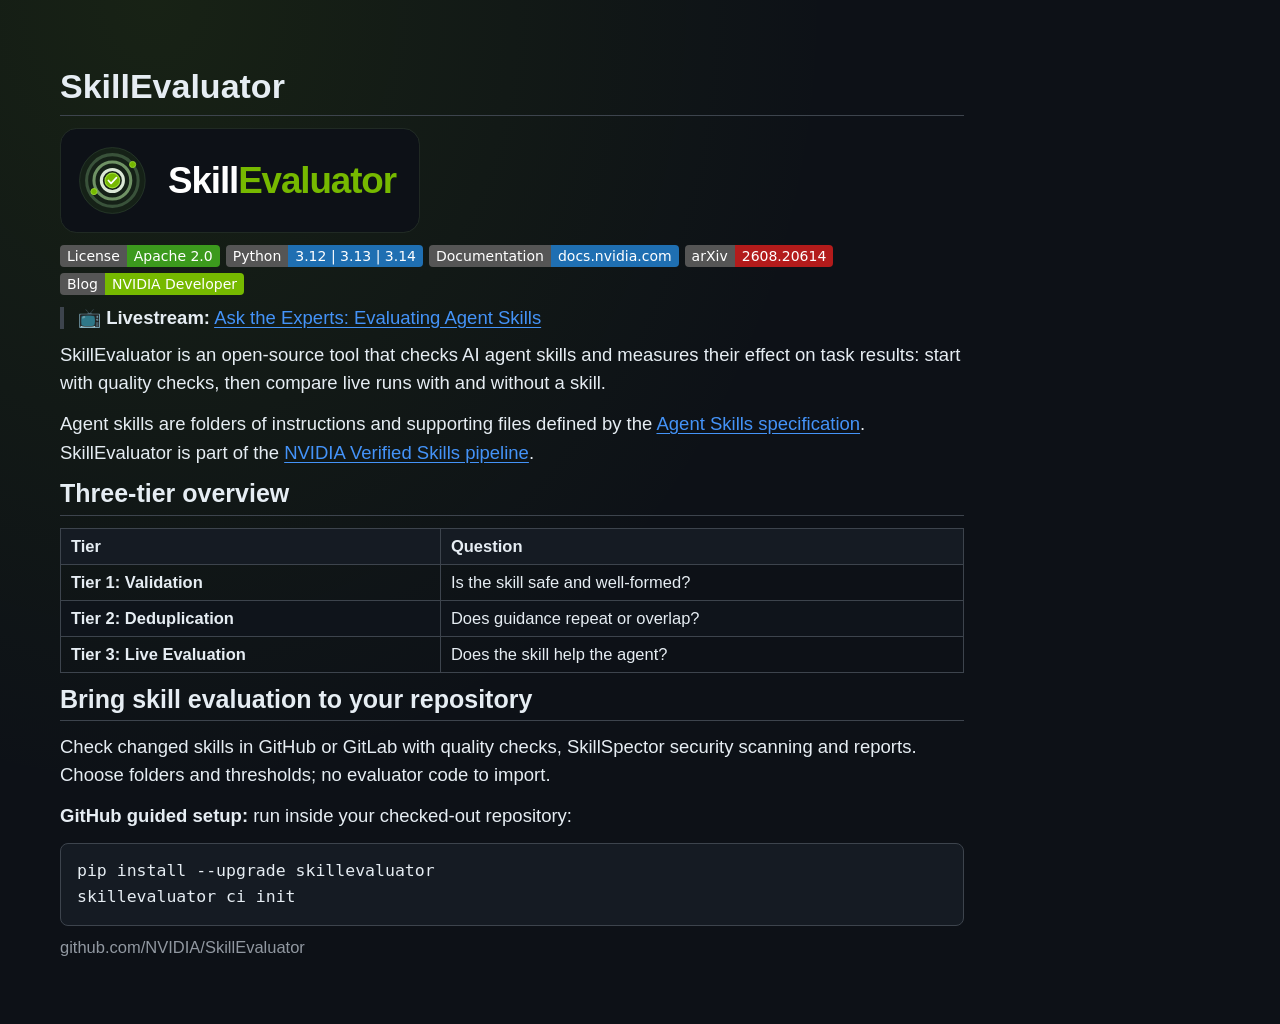
<file: .claude/skills/x-image/example-skillevaluator.html>
<!doctype html>
<html><head><meta charset="utf-8">
<!--
  X image card: 1024x1024 CSS px, rendered at deviceScaleFactor 4 = 4096x4096 PNG.
  Fill the blocks inside .page with content taken from the source. Delete blocks you don't need.
  Tune only the size variables in :root if the content is too short or too long.
-->
<style>
:root{
  --bg:#0d1117; --fg:#e6edf3; --mut:#9198a1; --link:#4493f8; --bd:#3d444d; --code:#151b23;
  --accent:118,185,0;            /* glow colour as r,g,b: brand colour of the source, NVIDIA green by default */
  --pad:56px 60px; --gap:12px;   /* keep pad at 56px or more so nothing touches the edge */
  --h1:34px; --h2:25px; --logo:360px; --badge:14px; --p:18.5px; --codefs:16.5px; --tbl:16.5px;
}
*{box-sizing:border-box;margin:0}
html,body{background:var(--bg)}
body{color:var(--fg);font-family:-apple-system,"Segoe UI","Noto Sans",Helvetica,Arial,sans-serif}
.page{width:1024px;height:1024px;padding:var(--pad);display:flex;flex-direction:column;justify-content:center;gap:var(--gap);
  background:radial-gradient(ellipse at 15% 0%,rgba(var(--accent),.10),transparent 55%),var(--bg)}
h1{font-size:var(--h1);font-weight:600;padding-bottom:.25em;border-bottom:1px solid var(--bd)}
h2{font-size:var(--h2);font-weight:600;padding-bottom:.25em;border-bottom:1px solid var(--bd)}
.logo{width:var(--logo);max-width:100%;display:block}
.badges{display:flex;flex-wrap:wrap;gap:6px}
.b{display:inline-flex;font-family:Verdana,"DejaVu Sans",sans-serif;font-size:var(--badge);border-radius:4px;overflow:hidden;color:#fff}
.b span{padding:3px 7px}.b span:first-child{background:#555}
p{font-size:var(--p);line-height:1.55}
a{color:var(--link);text-decoration:underline;text-underline-offset:3px}
.quote{border-left:4px solid var(--bd);padding-left:14px;color:var(--mut);font-size:var(--p)}
.quote b{color:var(--fg)}
pre{background:var(--code);border:1px solid var(--bd);border-radius:8px;padding:14px 16px;font-family:ui-monospace,"DejaVu Sans Mono",monospace;font-size:var(--codefs);line-height:1.6;white-space:pre-wrap}
table{border-collapse:collapse;width:100%;font-size:var(--tbl)}
th,td{border:1px solid var(--bd);padding:8px 10px;text-align:left;vertical-align:top}
th{background:var(--code)}
tr:nth-child(odd) td{background:#0f141b}
td:first-child{font-weight:600}
ul{font-size:var(--p);line-height:1.55;padding-left:1.2em}
.foot{font-size:var(--tbl);color:var(--mut)}
</style></head><body>
<div class="page" id="pg">
<h1>SkillEvaluator</h1>
<img class="logo" src="example-wordmark.svg" alt="">
<div class="badges">
<span class="b"><span>License</span><span style="background:#3c9a1d">Apache 2.0</span></span>
<span class="b"><span>Python</span><span style="background:#1f6fb2">3.12 | 3.13 | 3.14</span></span>
<span class="b"><span>Documentation</span><span style="background:#1f6fb2">docs.nvidia.com</span></span>
<span class="b"><span>arXiv</span><span style="background:#b31b1b">2608.20614</span></span>
<span class="b"><span>Blog</span><span style="background:#76b900">NVIDIA Developer</span></span>
</div>
<div class="quote">📺 <b>Livestream:</b> <a>Ask the Experts: Evaluating Agent Skills</a></div>
<p>SkillEvaluator is an open-source tool that checks AI agent skills and measures their effect on task results: start with quality checks, then compare live runs with and without a skill.</p>
<p>Agent skills are folders of instructions and supporting files defined by the <a>Agent Skills specification</a>. SkillEvaluator is part of the <a>NVIDIA Verified Skills pipeline</a>.</p>
<h2>Three-tier overview</h2>
<table>
<tr><th>Tier</th><th>Question</th></tr>
<tr><td>Tier 1: Validation</td><td>Is the skill safe and well-formed?</td></tr>
<tr><td>Tier 2: Deduplication</td><td>Does guidance repeat or overlap?</td></tr>
<tr><td>Tier 3: Live Evaluation</td><td>Does the skill help the agent?</td></tr>
</table>
<h2>Bring skill evaluation to your repository</h2>
<p>Check changed skills in GitHub or GitLab with quality checks, SkillSpector security scanning and reports. Choose folders and thresholds; no evaluator code to import.</p>
<p><b>GitHub guided setup:</b> run inside your checked-out repository:</p>
<pre>pip install --upgrade skillevaluator
skillevaluator ci init</pre>
<div class="foot">github.com/NVIDIA/SkillEvaluator</div>
</div>
</body></html>
</file>
<file: pocket-keys/style.css>
/* Layout: one instrument "panel" — LCD screen + controls on top, keys below, then MIDI message log and help side by side */
:root {
  --bg: #e4e7ec;
  --panel: #f7f8fa;
  --panel-edge: #cfd4dd;
  --ink: #1b1f27;
  --muted: #5b6372;
  --accent: #d9761c;
  --accent-ink: #ffffff;
  --screen: #1e242d;
  --screen-ink: #ffb04a;
  --screen-dim: #8a6a42;
  --white-key: #fdfdfe;
  --white-key-edge: #c3c9d3;
  --black-key: #171a20;
  --key-label: #8b93a1;
  --chip: #eceff3;
  --font-display: "Chakra Petch", "Segoe UI", system-ui, sans-serif;
  --font-body: "Inter", system-ui, -apple-system, sans-serif;
  --font-mono: "JetBrains Mono", ui-monospace, Menlo, Consolas, monospace;
}
@media (prefers-color-scheme: dark) {
  :root:not([data-theme="light"]) {
    --bg: #111419; --panel: #1a1f27; --panel-edge: #2c333f; --ink: #e8ebf0; --muted: #9aa3b2;
    --accent: #f0943a; --accent-ink: #14110d; --screen: #0a0d11; --screen-ink: #ffb04a; --screen-dim: #6e5434;
    --white-key: #e6e9ee; --white-key-edge: #9aa2ae; --black-key: #06080b; --key-label: #6c7482; --chip: #232934;
    color-scheme: dark;
  }
}
:root[data-theme="dark"] {
  --bg: #111419; --panel: #1a1f27; --panel-edge: #2c333f; --ink: #e8ebf0; --muted: #9aa3b2;
  --accent: #f0943a; --accent-ink: #14110d; --screen: #0a0d11; --screen-ink: #ffb04a; --screen-dim: #6e5434;
  --white-key: #e6e9ee; --white-key-edge: #9aa2ae; --black-key: #06080b; --key-label: #6c7482; --chip: #232934;
  color-scheme: dark;
}
* { box-sizing: border-box; }
body {
  background: var(--bg); color: var(--ink); font-family: var(--font-body); font-size: 15px; line-height: 1.5;
  padding-left: max(16px, env(safe-area-inset-left, 0px)); padding-right: max(16px, env(safe-area-inset-right, 0px));
  padding-block: 24px 40px;
}
.wrap { max-width: 980px; margin: 0 auto; display: grid; gap: 20px; }
header h1 { font-family: var(--font-display); font-weight: 700; font-size: clamp(26px, 4vw, 34px); letter-spacing: 0.02em; margin: 0; text-wrap: balance; }
header p { margin: 4px 0 0; color: var(--muted); max-width: 62ch; }

.panel { background: var(--panel); border: 1px solid var(--panel-edge); border-radius: 14px; padding: 16px; display: grid; gap: 14px; }
.top { display: grid; grid-template-columns: minmax(0, 1fr) auto; gap: 14px; align-items: stretch; }
@media (max-width: 720px) { .top { grid-template-columns: minmax(0, 1fr); } }

.screen { background: var(--screen); color: var(--screen-ink); border-radius: 8px; padding: 12px 16px; font-family: var(--font-mono); min-height: 112px; display: grid; gap: 2px; align-content: center; min-width: 0; }
.screen .lbl { font-size: 11px; letter-spacing: 0.12em; text-transform: uppercase; color: var(--screen-dim); }
.screen .big { font-family: var(--font-display); font-size: 34px; font-weight: 600; line-height: 1.1; white-space: nowrap; overflow: hidden; text-overflow: ellipsis; }
.screen .sub { font-size: 13px; overflow-wrap: anywhere; }

.controls { display: grid; gap: 10px; align-content: start; }
.row { display: flex; flex-wrap: wrap; gap: 8px; align-items: center; }
.ctl-label { font-family: var(--font-display); font-size: 11px; font-weight: 600; letter-spacing: 0.12em; text-transform: uppercase; color: var(--muted); min-width: 58px; }
button { font: inherit; font-size: 13px; font-weight: 500; color: var(--ink); background: var(--chip); border: 1px solid var(--panel-edge); border-radius: 7px; padding: 6px 10px; cursor: pointer; }
button:hover { border-color: var(--muted); }
button:focus-visible { outline: 2px solid var(--accent); outline-offset: 2px; }
button[aria-pressed="true"] { background: var(--accent); color: var(--accent-ink); border-color: var(--accent); }
button.in-song { box-shadow: inset 0 0 0 2px var(--accent); }
button[aria-pressed="true"].in-song { box-shadow: inset 0 0 0 2px var(--accent-ink); }
button:disabled { opacity: 0.45; cursor: default; }
.oct { font-family: var(--font-mono); font-size: 13px; min-width: 64px; text-align: center; }
.rec-dot { display: inline-block; width: 8px; height: 8px; border-radius: 50%; background: currentColor; margin-right: 6px; vertical-align: 1px; }
#recBtn[aria-pressed="true"] .rec-dot { animation: blink 1s steps(2) infinite; }
@keyframes blink { 50% { opacity: 0.2; } }

.pads { display: grid; grid-template-columns: repeat(8, minmax(0, 1fr)); gap: 6px; }
@media (max-width: 720px) { .pads { grid-template-columns: repeat(4, minmax(0, 1fr)); } }
.pad { display: flex; flex-direction: column; align-items: center; justify-content: center; gap: 2px; min-height: 54px; padding: 6px 4px; font-weight: 600; line-height: 1.2; text-align: center; touch-action: manipulation; transition: background 60ms; }
.pad kbd { font-size: 10px; font-weight: 400; }
.pad.hit { background: var(--accent); color: var(--accent-ink); border-color: var(--accent); }
.keyboard { position: relative; height: clamp(150px, 26vw, 230px); user-select: none; -webkit-user-select: none; touch-action: none; display: flex; border-radius: 0 0 8px 8px; overflow: hidden; }
.key { position: relative; display: flex; align-items: flex-end; justify-content: center; padding-bottom: 8px; cursor: pointer; }
.key.white { flex: 1 1 0; background: var(--white-key); border: 1px solid var(--white-key-edge); border-top: none; border-radius: 0 0 6px 6px; margin-right: -1px; }
.key.black { position: absolute; top: 0; height: 60%; background: var(--black-key); border-radius: 0 0 5px 5px; z-index: 2; box-shadow: 0 2px 0 rgba(0,0,0,0.25); }
.key.on.white { background: var(--accent); }
.key.on.black { background: var(--accent); }
.key .kl { font-family: var(--font-mono); font-size: 11px; line-height: 1.2; text-align: center; color: var(--key-label); pointer-events: none; }
.key.black .kl { color: #8a909a; }
.key.on .kl { color: var(--accent-ink); }
.key .kl b { display: block; font-weight: 600; font-size: 12px; text-transform: uppercase; }
@media (max-width: 560px) { .key .kl b { display: none; } .key.black .kl { display: none; } .key .kl { font-size: 9px; } }

.below { display: grid; grid-template-columns: minmax(0, 1.2fr) minmax(0, 1fr); gap: 20px; }
@media (max-width: 720px) { .below { grid-template-columns: minmax(0, 1fr); } }
h2 { font-family: var(--font-display); font-size: 17px; font-weight: 600; letter-spacing: 0.02em; margin: 0 0 4px; }
.card p { margin: 0 0 10px; color: var(--muted); max-width: 62ch; }
.log { list-style: none; margin: 0; padding: 0; font-family: var(--font-mono); font-size: 12.5px; display: grid; gap: 4px; }
.log li { display: grid; grid-template-columns: 78px 76px minmax(0, 1fr); gap: 8px; padding: 6px 8px; background: var(--chip); border-radius: 6px; align-items: baseline; }
.log .t-on { color: var(--accent); font-weight: 600; }
.log .bytes { color: var(--muted); }
.log .empty { display: block; color: var(--muted); font-family: var(--font-body); background: none; padding: 6px 0; }
.help { margin: 0; padding-left: 18px; color: var(--muted); display: grid; gap: 6px; }
.help strong { color: var(--ink); font-weight: 600; }
kbd { font-family: var(--font-mono); font-size: 12px; background: var(--chip); border: 1px solid var(--panel-edge); border-bottom-width: 2px; border-radius: 4px; padding: 0 5px; }
.status { font-size: 13px; color: var(--muted); margin-top: 8px; }
@media (prefers-reduced-motion: reduce) { #recBtn[aria-pressed="true"] .rec-dot { animation: none; } }
</file>
